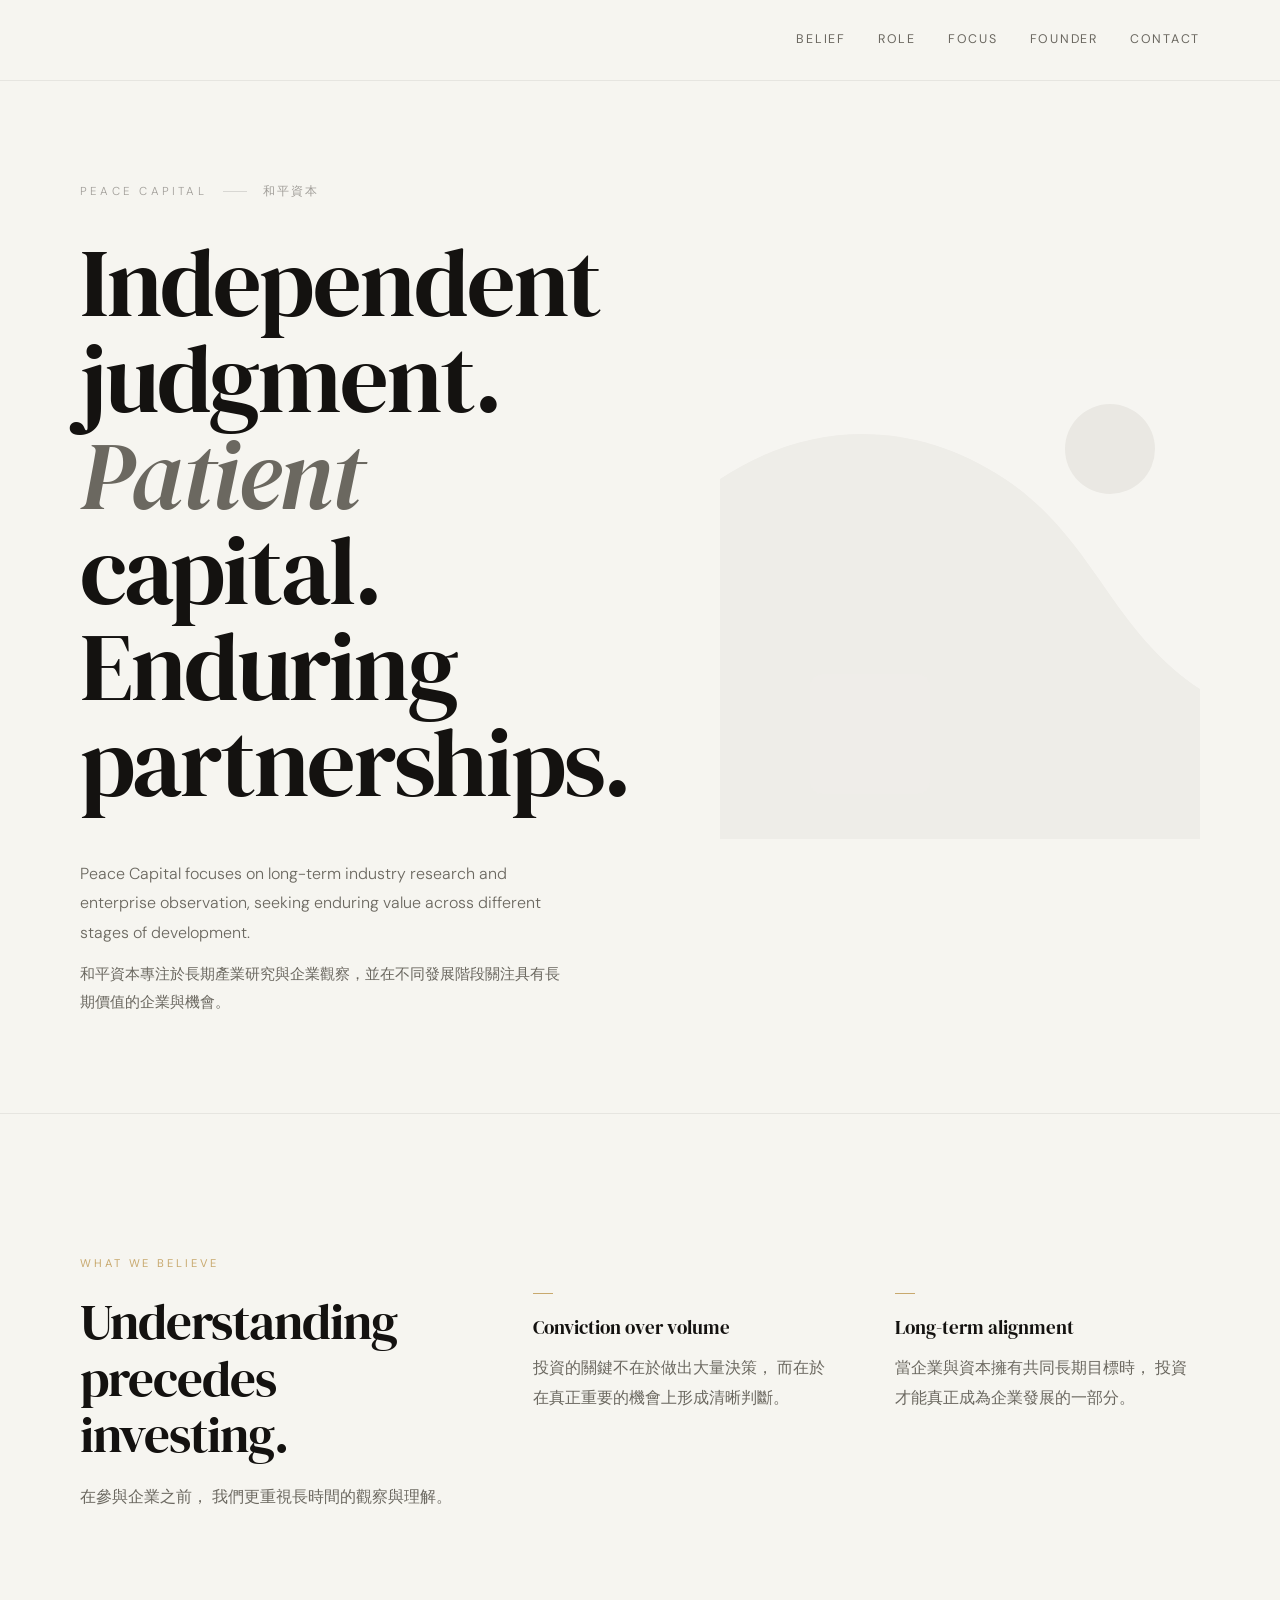
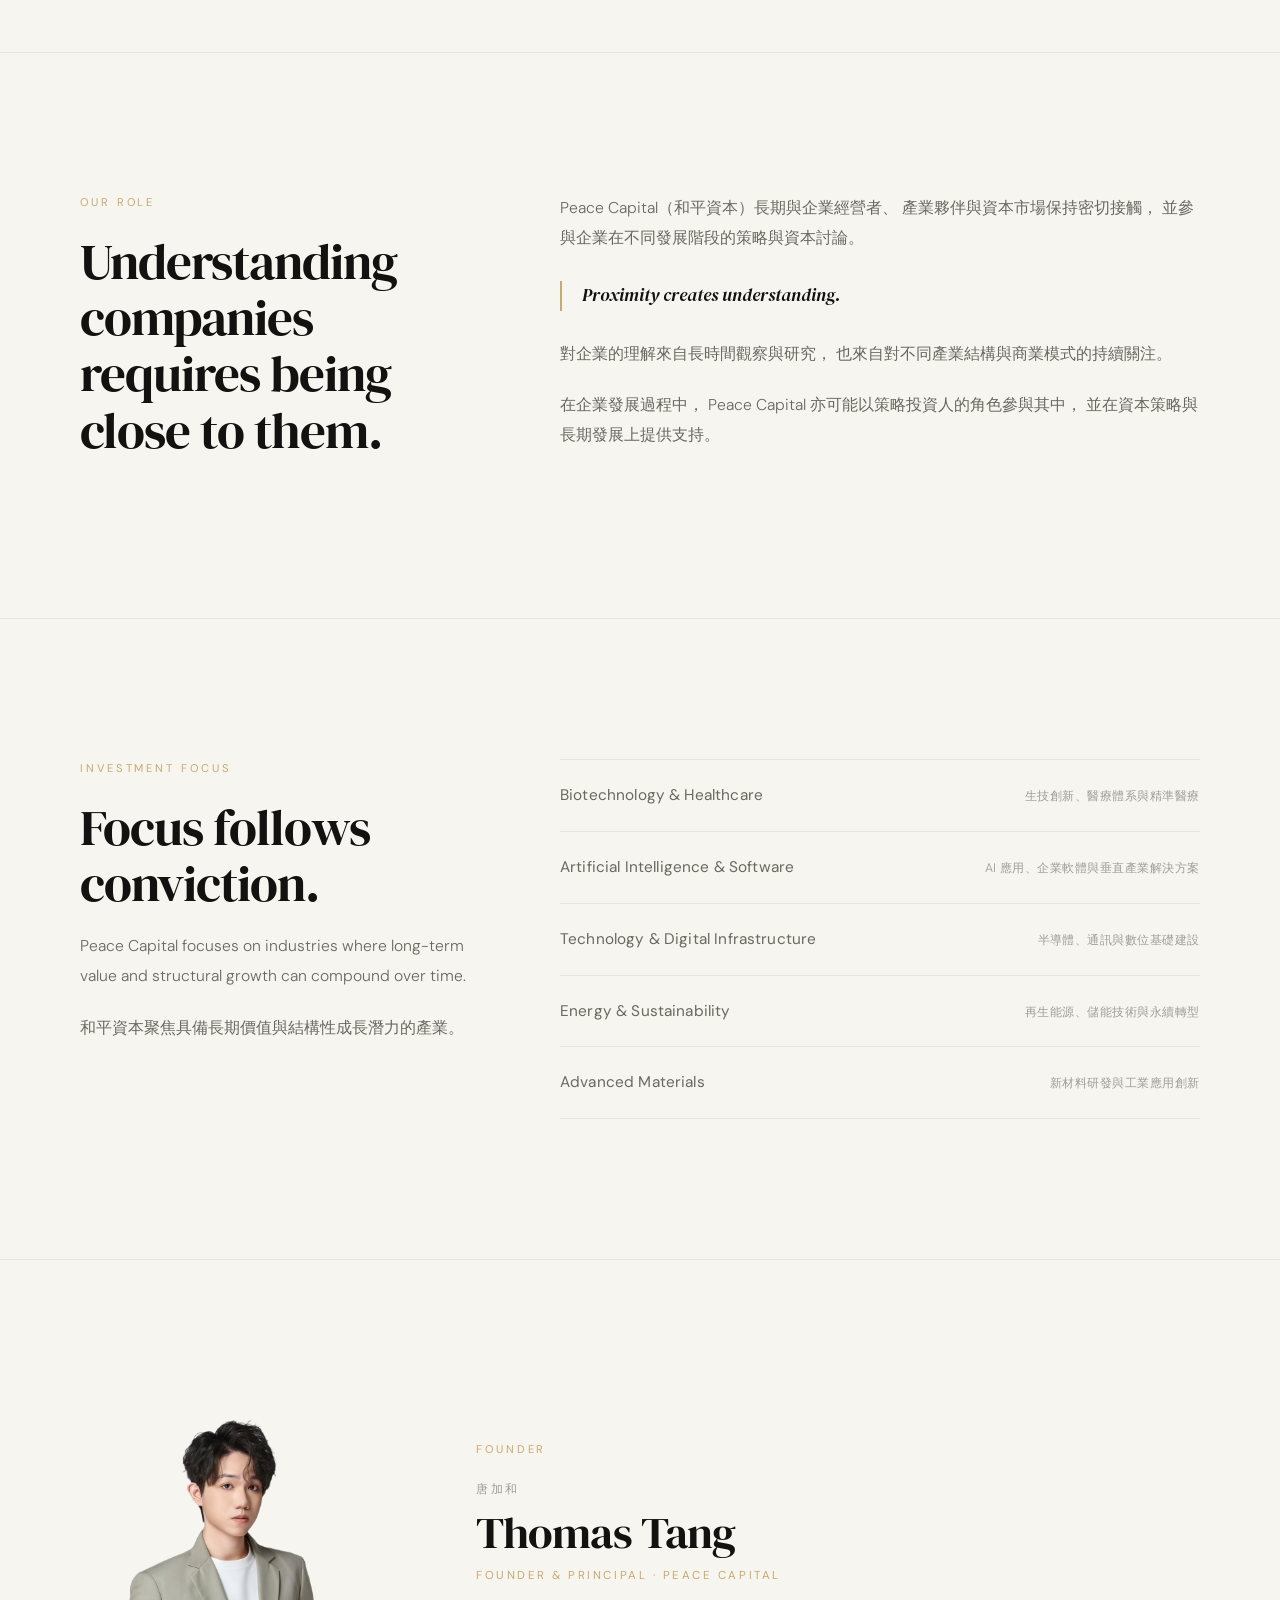
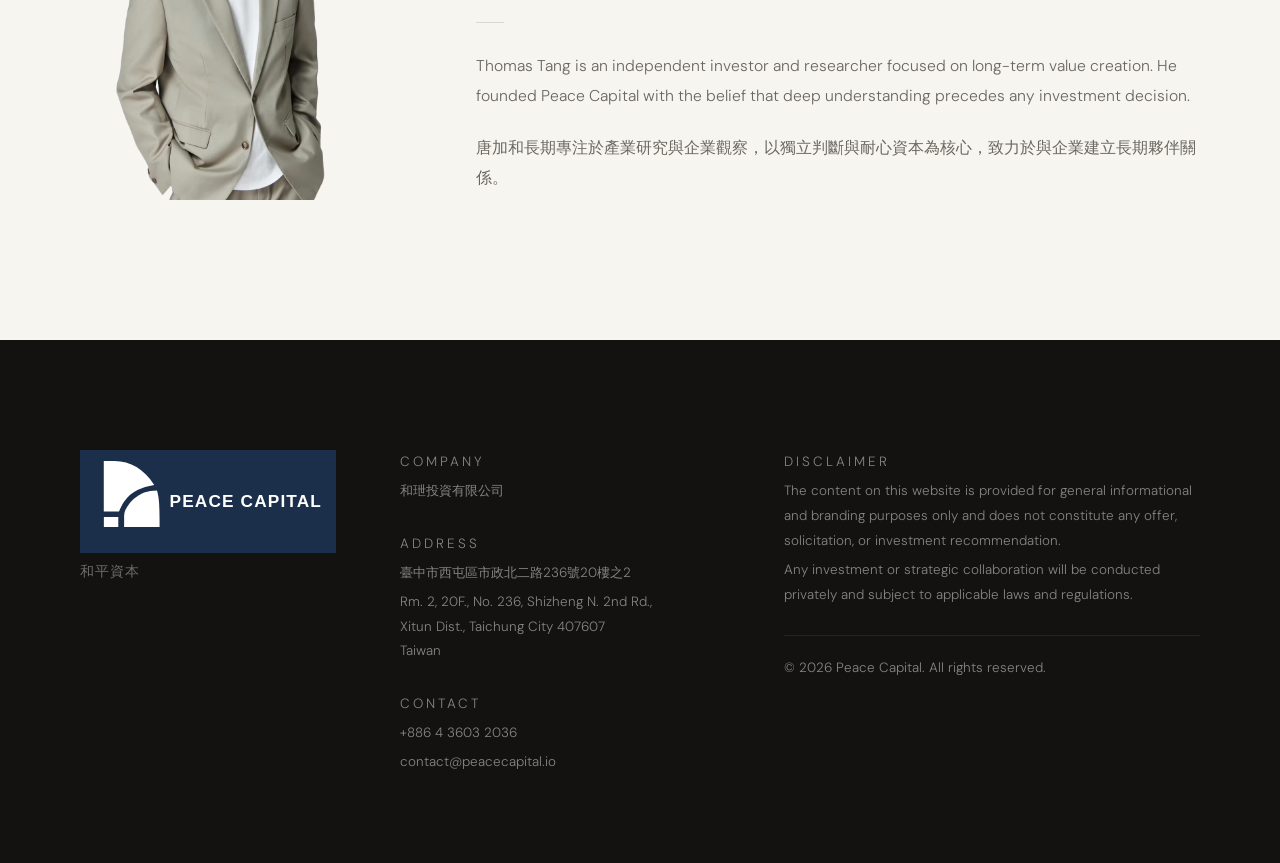
<file: index.html>
<!DOCTYPE html>
<html lang="zh-Hant">
<head>
  <meta charset="UTF-8">
  <meta name="viewport" content="width=device-width, initial-scale=1.0">

  <title>Peace Capital | 和平資本</title>

  <meta name="description" content="Peace Capital（和平資本）專注於長期產業研究與企業觀察，並在不同發展階段關注具有長期價值的企業與機會。">
  <meta name="author" content="Peace Capital">
  <meta name="robots" content="index, follow">
  <meta name="theme-color" content="#f7f6f2">

  <link rel="canonical" href="https://peacecapital.io/">

  <!-- Open Graph -->
  <meta property="og:type" content="website">
  <meta property="og:title" content="Peace Capital | 和平資本">
  <meta property="og:description" content="Independent judgment. Patient capital. Enduring partnerships.">
  <meta property="og:url" content="https://peacecapital.io/">
  <meta property="og:image" content="https://peacecapital.io/assets/img/og-image.png">
  <meta property="og:image:type" content="image/png">
  <meta property="og:image:width" content="1200">
  <meta property="og:image:height" content="630">
  <meta property="og:site_name" content="Peace Capital">
  <meta property="og:locale" content="zh_TW">
  <meta property="og:locale:alternate" content="en_US">


  <!-- Icons -->
  <link rel="icon" type="image/svg+xml" href="/favicon.svg">
  <link rel="icon" type="image/png" sizes="96x96" href="/favicon-96x96.png">
  <link rel="icon" type="image/png" sizes="32x32" href="/favicon-32x32.png">
  <link rel="icon" type="image/png" sizes="16x16" href="/favicon-16x16.png">
  <link rel="shortcut icon" href="/favicon.ico">
  <link rel="apple-touch-icon" sizes="180x180" href="/apple-touch-icon.png">
  <link rel="manifest" href="/site.webmanifest">

  <!-- CSS -->
  <link rel="stylesheet" href="/assets/css/style.css">

  <!-- Structured Data -->
  <script type="application/ld+json">
  {
    "@context": "https://schema.org",
    "@type": "Organization",
    "name": "Peace Capital",
    "alternateName": "和平資本",
    "url": "https://peacecapital.io/",
    "logo": "https://peacecapital.io/apple-touch-icon.png",
    "email": "contact@peacecapital.io",
    "telephone": "+886-4-3603-2036",
    "address": {
      "@type": "PostalAddress",
      "streetAddress": "Rm. 2, 20F., No. 236, Shizheng N. 2nd Rd.",
      "addressLocality": "Xitun Dist., Taichung City",
      "postalCode": "407607",
      "addressCountry": "TW"
    }
  }
  </script>
</head>

<body>
  <header class="header">
    <div class="header-inner">
      <a href="#top" class="brand brand-lockup" aria-label="Peace Capital 首頁">
        <img
          src="/assets/logo/peace-capital-logo-light.svg"
          alt="Peace Capital"
          class="brand-logo"
        >
      </a>

      <nav class="nav" aria-label="Primary Navigation" role="navigation">
        <a href="#approach">Belief</a>
        <a href="#role">Role</a>
        <a href="#focus">Focus</a>
        <a href="#founder">Founder</a>
        <a href="#contact">Contact</a>
      </nav>
    </div>
  </header>

  <main>
    <section class="hero hero-split" id="top" aria-labelledby="hero-title">
      <div class="container hero-grid">
        <div class="hero-copy-block">
          <div class="hero-kicker">
            <p class="hero-label">Peace Capital</p>
            <div class="hero-kicker-divider"></div>
            <p class="hero-name-zh">和平資本</p>
          </div>

          <h1 id="hero-title" class="hero-title">
            Independent judgment.<br>
            <em>Patient</em> capital.<br>
            Enduring partnerships.
          </h1>

          <p class="hero-description">
            Peace Capital focuses on long-term industry research and enterprise observation,
            seeking enduring value across different stages of development.
          </p>

          <p class="hero-description hero-description-zh">
            和平資本專注於長期產業研究與企業觀察，並在不同發展階段關注具有長期價值的企業與機會。
          </p>
        </div>

        <div class="hero-panel" aria-hidden="true">
          <img src="/assets/visual/peace-panel.svg" alt="Peace Capital abstract brand panel">
        </div>
      </div>
    </section>

    <section class="section" id="approach" aria-label="What We Believe">
      <div class="container">
        <p class="section-label">What We Believe</p>

        <div class="approach-grid">
          <div class="approach-item">
            <h2 class="section-title">Understanding precedes investing.</h2>
            <p class="section-text">
              在參與企業之前，
              我們更重視長時間的觀察與理解。
            </p>
          </div>

          <div class="approach-item">
            <div class="approach-item-rule"></div>
            <h3 class="approach-title">Conviction over volume</h3>
            <p class="section-text">
              投資的關鍵不在於做出大量決策，
              而在於在真正重要的機會上形成清晰判斷。
            </p>
          </div>

          <div class="approach-item">
            <div class="approach-item-rule"></div>
            <h3 class="approach-title">Long-term alignment</h3>
            <p class="section-text">
              當企業與資本擁有共同長期目標時，
              投資才能真正成為企業發展的一部分。
            </p>
          </div>
        </div>
      </div>
    </section>

    <section class="section" id="role" aria-label="Our Role">
      <div class="container">
        <div class="split-section">
          <div class="split-heading">
            <p class="section-label">Our Role</p>
            <h2 class="section-title">
              Understanding companies requires being close to them.
            </h2>
          </div>

          <div class="split-body">
            <p class="section-text">
              Peace Capital（和平資本）長期與企業經營者、
              產業夥伴與資本市場保持密切接觸，
              並參與企業在不同發展階段的策略與資本討論。
            </p>

            <p class="section-text-accent">
              Proximity creates understanding.
            </p>

            <p class="section-text">
              對企業的理解來自長時間觀察與研究，
              也來自對不同產業結構與商業模式的持續關注。
            </p>

            <p class="section-text">
              在企業發展過程中，
              Peace Capital 亦可能以策略投資人的角色參與其中，
              並在資本策略與長期發展上提供支持。
            </p>
          </div>
        </div>
      </div>
    </section>

    <section class="section" id="focus" aria-label="Investment Focus">
      <div class="container">
        <div class="split-section">
          <div class="split-heading">
            <p class="section-label">Investment Focus</p>
            <h2 class="section-title">
              Focus follows conviction.
            </h2>

            <p class="section-text">
              Peace Capital focuses on industries where
              long-term value and structural growth
              can compound over time.
            </p>

              <p class="section-text">
              和平資本聚焦具備長期價值與結構性成長潛力的產業。
              </p>
          </div>

          <div class="split-body">
            <ul class="focus-list">
              <li>
                <span class="focus-name">Biotechnology &amp; Healthcare</span>
                <span class="focus-desc">生技創新、醫療體系與精準醫療</span>
              </li>
              <li>
                <span class="focus-name">Artificial Intelligence &amp; Software</span>
                <span class="focus-desc">AI 應用、企業軟體與垂直產業解決方案</span>
              </li>
              <li>
                <span class="focus-name">Technology &amp; Digital Infrastructure</span>
                <span class="focus-desc">半導體、通訊與數位基礎建設</span>
              </li>
              <li>
                <span class="focus-name">Energy &amp; Sustainability</span>
                <span class="focus-desc">再生能源、儲能技術與永續轉型</span>
              </li>
              <li>
                <span class="focus-name">Advanced Materials</span>
                <span class="focus-desc">新材料研發與工業應用創新</span>
              </li>
            </ul>
          </div>
        </div>
      </div>
    </section>
    <section class="section" id="founder" aria-label="Founder">
      <div class="container founder-grid">
        <div class="founder-photo-wrap">
          <img
            src="/assets/founder/thomas-tang.png"
            alt="Thomas Tang — Founder, Peace Capital"
            class="founder-photo"
          >
        </div>

        <div class="founder-text">
          <p class="section-label">Founder</p>

          <p class="founder-name-zh">唐加和</p>
          <h2 class="founder-name-en">Thomas Tang</h2>
          <p class="founder-role">Founder &amp; Principal · Peace Capital</p>

          <div class="founder-divider"></div>

          <p class="section-text">
            Thomas Tang is an independent investor and researcher focused on long-term
            value creation. He founded Peace Capital with the belief that deep
            understanding precedes any investment decision.
          </p>

          <p class="section-text founder-bio-zh">
            唐加和長期專注於產業研究與企業觀察，以獨立判斷與耐心資本為核心，致力於與企業建立長期夥伴關係。
          </p>
        </div>
      </div>
    </section>
  </main>

  <footer class="footer" id="contact" aria-label="Contact Information">
    <div class="footer-container">
      <div class="footer-brand">
        <img src="/assets/logo/peace-capital-logo-dark.svg" alt="Peace Capital" class="footer-brand-logo">
        <div class="brand-zh">和平資本</div>
      </div>

      <div class="footer-info">
        <p class="footer-title">Company</p>
        <p>和玴投資有限公司</p>

        <p class="footer-title">Address</p>
        <p>臺中市西屯區市政北二路236號20樓之2</p>
        <p>
          Rm. 2, 20F., No. 236, Shizheng N. 2nd Rd.,<br>
          Xitun Dist., Taichung City 407607<br>
          Taiwan
        </p>

        <p class="footer-title">Contact</p>
        <p><a href="tel:+886436032036">+886 4 3603 2036</a></p>
        <p><a href="mailto:contact@peacecapital.io">contact@peacecapital.io</a></p>
      </div>

      <div class="footer-legal">
        <p class="footer-title">Disclaimer</p>
        <p>
          The content on this website is provided for general informational and branding purposes only
          and does not constitute any offer, solicitation, or investment recommendation.
        </p>
        <p>
          Any investment or strategic collaboration will be conducted privately and subject to applicable laws and regulations.
        </p>
        <p class="copyright">© 2026 Peace Capital. All rights reserved.</p>
      </div>
    </div>
  </footer>
</body>
</html>
</file>
<file: assets/css/style.css>
@import url('https://fonts.googleapis.com/css2?family=DM+Serif+Display:ital@0;1&family=DM+Sans:ital,opsz,wght@0,9..40,300;0,9..40,400;0,9..40,500;1,9..40,300&display=swap');

:root {
  --bg:         #f6f5f0;
  --bg-soft:    #efede7;
  --bg-dark:    #141210;
  --text:       #141210;
  --muted:      #6b6860;
  --muted-lt:   #a09d98;
  --accent:     #c8a96e;
  --line:       rgba(20, 18, 16, 0.07);
  --line-strong:rgba(20, 18, 16, 0.13);

  --container: 1120px;

  --font-serif: 'DM Serif Display', 'Georgia', serif;
  --font-sans:  'DM Sans', 'PingFang TC', 'Noto Sans TC', sans-serif;

  --hero-title:    clamp(3.4rem, 7.5vw, 7rem);
  --section-title: clamp(2rem, 4vw, 3.2rem);
}

/* ── Reset ── */
*, *::before, *::after { box-sizing: border-box; }

html { scroll-behavior: smooth; }

body {
  margin: 0;
  background: var(--bg);
  color: var(--text);
  font-family: var(--font-sans);
  font-size: 1rem;
  font-weight: 300;
  line-height: 1.75;
  -webkit-font-smoothing: antialiased;
  text-rendering: optimizeLegibility;
}

p, h1, h2, h3, ul { margin: 0; }
a { color: inherit; text-decoration: none; }
img { max-width: 100%; display: block; }

.container,
.header-inner,
.footer-container {
  width: min(var(--container), calc(100% - 48px));
  margin: 0 auto;
}

/* ── Header ── */
.header {
  position: sticky;
  top: 0;
  z-index: 100;
  background: rgba(246, 245, 240, 0.92);
  backdrop-filter: blur(16px);
  -webkit-backdrop-filter: blur(16px);
  border-bottom: 1px solid var(--line);
}

.header-inner {
  min-height: 80px;
  display: flex;
  align-items: center;
  justify-content: space-between;
  gap: 32px;
}

.brand { text-decoration: none; color: inherit; }

.brand-lockup {
  display: inline-flex;
  align-items: center;
  gap: 12px;
  flex-shrink: 0;
}

.brand-symbol { width: 20px; height: 20px; flex-shrink: 0; }

.brand-en {
  font-family: var(--font-sans);
  font-size: 0.88rem;
  font-weight: 500;
  letter-spacing: 0.06em;
  color: var(--text);
  text-transform: uppercase;
}

.nav {
  display: flex;
  align-items: center;
  gap: 32px;
}

.nav a {
  font-family: var(--font-sans);
  font-size: 0.78rem;
  font-weight: 400;
  letter-spacing: 0.14em;
  text-transform: uppercase;
  color: var(--muted);
  transition: color 0.2s;
  position: relative;
}

.nav a::after {
  content: '';
  position: absolute;
  bottom: -2px;
  left: 0;
  width: 0;
  height: 1px;
  background: var(--accent);
  transition: width 0.25s ease;
}

.nav a:hover { color: var(--text); }
.nav a:hover::after { width: 100%; }

/* ── Hero ── */
.hero {
  min-height: calc(100vh - 80px);
  display: flex;
  align-items: center;
  padding: 100px 0 96px;
}

.hero-split .container { max-width: 1200px; }

.hero-grid {
  display: grid;
  grid-template-columns: minmax(0, 1fr) minmax(320px, 480px);
  gap: 80px;
  align-items: center;
}

.hero-copy-block { max-width: 680px; }

.hero-kicker {
  display: flex;
  align-items: center;
  gap: 16px;
  margin-bottom: 32px;
}

.hero-label {
  font-size: 0.72rem;
  letter-spacing: 0.28em;
  text-transform: uppercase;
  color: var(--muted-lt);
  margin: 0;
}

.hero-kicker-divider {
  width: 24px;
  height: 1px;
  background: var(--line-strong);
  flex-shrink: 0;
}

.hero-name-zh {
  font-size: 0.78rem;
  font-weight: 400;
  letter-spacing: 0.16em;
  color: var(--muted-lt);
  margin: 0;
}

.hero-title {
  font-family: var(--font-serif);
  font-size: var(--hero-title);
  font-weight: 400;
  line-height: 1.0;
  letter-spacing: -0.02em;
  color: var(--text);
}

.hero-title em {
  font-style: italic;
  color: var(--muted);
}

.hero-description {
  margin-top: 48px;
  max-width: 480px;
  font-size: 1rem;
  line-height: 1.85;
  color: var(--muted);
  font-weight: 300;
}

.hero-description-zh {
  margin-top: 12px;
  font-size: 0.94rem;
  line-height: 1.9;
}

.hero-panel {
  width: 100%;
  max-width: 500px;
  margin-left: auto;
  display: flex;
  align-items: center;
  justify-content: center;
}

.hero-panel img {
  width: 100%;
  opacity: 0.72;
  filter: saturate(0.88);
}

/* ── Sections ── */
.section {
  padding: 140px 0;
  border-top: 1px solid var(--line);
}

.section .container { max-width: 1120px; }

.section-label {
  font-family: var(--font-sans);
  font-size: 0.7rem;
  letter-spacing: 0.26em;
  text-transform: uppercase;
  color: var(--accent);
  margin-bottom: 20px;
  font-weight: 400;
}

.section-title {
  font-family: var(--font-serif);
  font-size: var(--section-title);
  font-weight: 400;
  line-height: 1.1;
  letter-spacing: -0.02em;
  margin-bottom: 20px;
}

.section-title em { font-style: italic; color: var(--muted); }

.section-text {
  font-size: 0.98rem;
  line-height: 1.9;
  color: var(--muted);
  margin-bottom: 22px;
  font-weight: 300;
}

.section-text:last-child { margin-bottom: 0; }

/* ── Approach ── */
.approach-grid {
  display: grid;
  grid-template-columns: 1.3fr 1fr 1fr;
  gap: 56px;
  align-items: start;
}

.approach-item .section-title,
.approach-item .section-text { max-width: 100%; }

.approach-title {
  font-family: var(--font-serif);
  font-size: 1.2rem;
  font-weight: 400;
  line-height: 1.4;
  color: var(--text);
  margin-bottom: 12px;
}

.approach-item-rule {
  width: 20px;
  height: 1px;
  background: var(--accent);
  margin-bottom: 20px;
}

/* ── Split sections ── */
.split-section {
  display: grid;
  grid-template-columns: minmax(280px, 400px) minmax(0, 1fr);
  gap: 80px;
  align-items: start;
}

.split-heading .section-title,
.split-heading .section-text { max-width: 100%; }

.split-body .section-text { max-width: 680px; }

.section-text-accent {
  font-family: var(--font-serif);
  font-size: 1.1rem;
  font-style: italic;
  color: var(--text);
  border-left: 2px solid var(--accent);
  padding-left: 20px;
  margin: 28px 0;
  line-height: 1.7;
}

/* ── Focus ── */
.focus-list {
  list-style: none;
  padding: 0;
  margin: 0;
  display: grid;
  gap: 0;
  border-top: 1px solid var(--line);
}

.focus-list li {
  display: grid;
  grid-template-columns: 1fr auto;
  align-items: baseline;
  gap: 24px;
  padding: 22px 0;
  border-bottom: 1px solid var(--line);
  transition: background 0.15s;
}

.focus-list li:hover .focus-name { color: var(--text); }

.focus-name {
  font-family: var(--font-sans);
  font-size: 0.96rem;
  font-weight: 400;
  color: var(--muted);
  letter-spacing: 0.01em;
  transition: color 0.2s;
}

.focus-desc {
  font-size: 0.78rem;
  color: var(--muted-lt);
  letter-spacing: 0.04em;
  text-align: right;
  white-space: nowrap;
}

/* ── Founder ── */
.founder-grid {
  display: grid;
  grid-template-columns: minmax(220px, 300px) minmax(0, 1fr);
  gap: 96px;
  align-items: end;
}

.founder-photo-wrap { position: relative; }

.founder-photo {
  width: 100%;
  aspect-ratio: 3 / 4;
  object-fit: cover;
  object-position: top center;
  filter: grayscale(8%) contrast(1.02);
}

.founder-text { padding-bottom: 8px; }

.founder-name-zh {
  font-size: 0.78rem;
  letter-spacing: 0.22em;
  color: var(--muted-lt);
  margin-bottom: 8px;
  font-weight: 400;
}

.founder-name-en {
  font-family: var(--font-serif);
  font-size: clamp(2rem, 3.5vw, 2.8rem);
  font-weight: 400;
  letter-spacing: -0.02em;
  line-height: 1.05;
  margin-bottom: 10px;
}

.founder-role {
  font-size: 0.72rem;
  letter-spacing: 0.22em;
  text-transform: uppercase;
  color: var(--accent);
  margin-bottom: 36px;
  font-weight: 400;
}

.founder-divider {
  width: 28px;
  height: 1px;
  background: var(--line-strong);
  margin-bottom: 28px;
}

.founder-bio-zh { margin-top: 0; }

/* ── Footer ── */
.footer {
  background: var(--bg-dark);
  color: rgba(246, 245, 240, 0.9);
  border-top: none;
  padding: 110px 0 88px;
}

.footer-container {
  display: grid;
  grid-template-columns: 0.8fr 1fr 1.3fr;
  gap: 64px;
  align-items: start;
}

.footer-brand .brand-en {
  font-family: var(--font-sans);
  font-size: 0.88rem;
  font-weight: 500;
  letter-spacing: 0.06em;
  text-transform: uppercase;
  color: rgba(246, 245, 240, 0.9);
}

.footer-brand .brand-zh {
  font-size: 0.88rem;
  letter-spacing: 0.08em;
  margin-top: 6px;
  color: rgba(246, 245, 240, 0.4);
}

.footer-title {
  font-size: 0.68rem;
  font-weight: 400;
  letter-spacing: 0.22em;
  text-transform: uppercase;
  color: var(--accent);
  margin-bottom: 12px;
  margin-top: 28px;
}

.footer-title:first-child { margin-top: 0; }

.footer-info p,
.footer-legal p {
  font-size: 0.84rem;
  color: rgba(246, 245, 240, 0.5);
  line-height: 1.85;
  margin-bottom: 4px;
  font-weight: 300;
}

.footer-info a,
.footer-legal a {
  color: rgba(246, 245, 240, 0.5);
  transition: color 0.2s;
}

.footer-info a:hover,
.footer-legal a:hover {
  color: rgba(246, 245, 240, 0.9);
}

.footer-info p:last-child,
.footer-legal p:last-child { margin-bottom: 0; }

.copyright {
  margin-top: 28px;
  padding-top: 20px;
  border-top: 1px solid rgba(246, 245, 240, 0.08);
  font-size: 0.78rem;
  color: rgba(246, 245, 240, 0.3);
}

/* ── Responsive ── */
@media (max-width: 1080px) {
  .hero-grid { grid-template-columns: 1fr; gap: 48px; }
  .hero-panel { display: none; }
  .approach-grid { grid-template-columns: 1fr; gap: 40px; }
  .split-section { grid-template-columns: 1fr; gap: 36px; }
  .footer-container { grid-template-columns: 1fr 1fr; gap: 48px; }
  .footer-legal { grid-column: 1 / -1; }
}

@media (max-width: 900px) {
  .section { padding: 100px 0; }
  .footer { padding: 88px 0 72px; }
  .footer-container { grid-template-columns: 1fr; gap: 40px; }
}

@media (max-width: 640px) {
  .container, .header-inner, .footer-container {
    width: min(var(--container), calc(100% - 32px));
  }

  .header-inner { min-height: 68px; }
  .brand-en { font-size: 0.78rem; }
  .nav { gap: 16px; }
  .nav a { font-size: 0.72rem; letter-spacing: 0.1em; }

  .hero { padding: 72px 0 60px; min-height: auto; }
  .hero-title { font-size: clamp(2.6rem, 11vw, 4.2rem); }
  .hero-description { margin-top: 32px; font-size: 0.94rem; }

  .section { padding: 80px 0; }
  .section-title { font-size: clamp(1.7rem, 6vw, 2.4rem); }
  .section-text { font-size: 0.94rem; }

  .focus-list li {
    grid-template-columns: 1fr;
    gap: 4px;
  }
  .focus-desc { text-align: left; white-space: normal; }

  .founder-grid { grid-template-columns: 1fr; gap: 40px; }
  .founder-photo-wrap { max-width: 220px; }

  .footer { padding: 72px 0 60px; }
}
</file>
